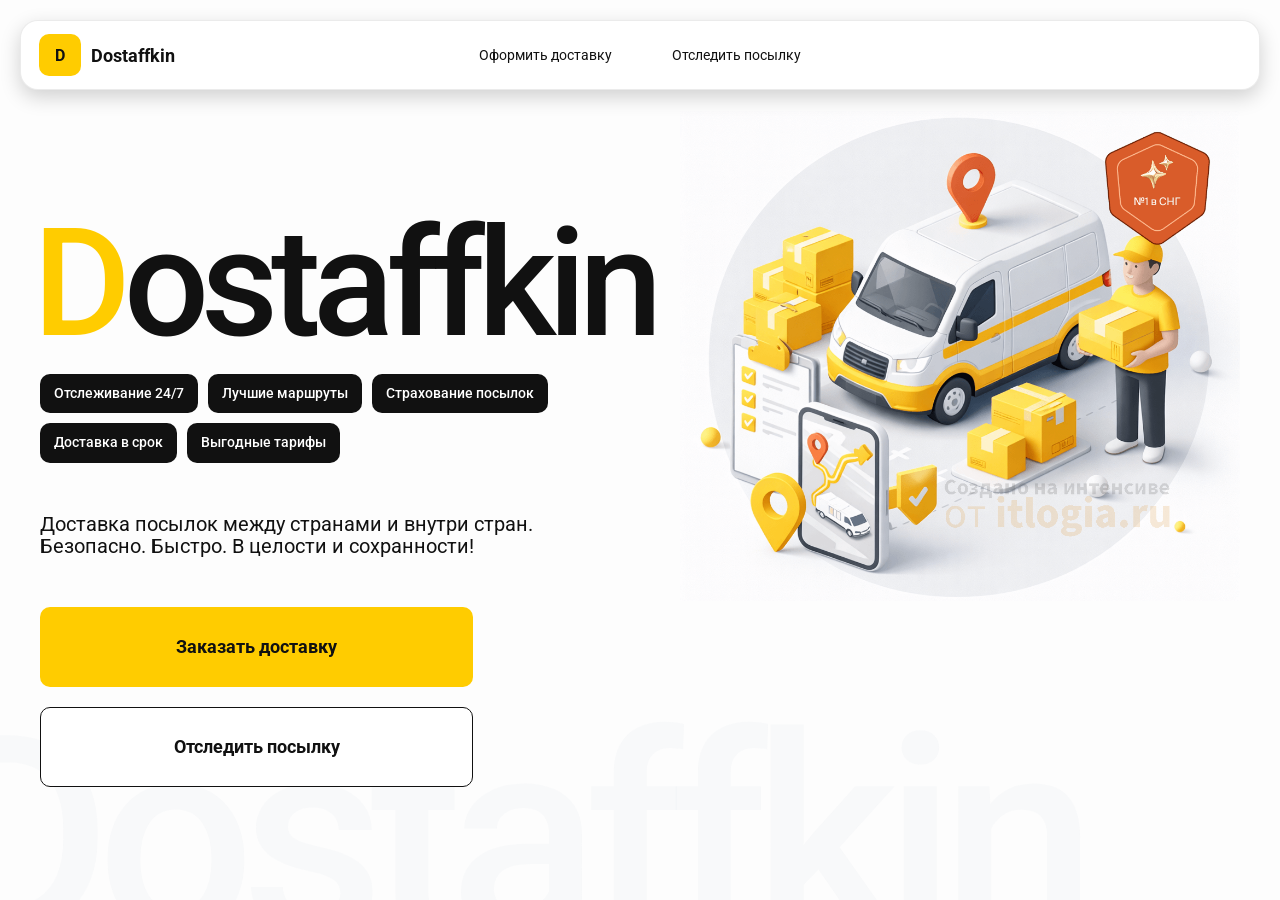
<file: index.html>
<!doctype html>
<html lang="ru">
  <head>
    <meta charset="utf-8" />
    <meta
      name="viewport"
      content="width=device-width,initial-scale=1,maximum-scale=1,user-scalable=0"
    />
    <title>
      Dostaffkin — Доставка посылок между странами и внутри стран. Безопасно.
      Быстро. В целости и сохранности!
    </title>
    <link rel="stylesheet" href="styles/base.css" />
    <link rel="stylesheet" href="styles/base_adaptive.css" />
    <link rel="stylesheet" href="styles/index.css" />
    <link rel="stylesheet" href="styles/index_adaptive.css" />
  </head>
  <body>
    <div class="container">
      <header class="header">
        <a class="header-brand" href="#">
          <div class="header-logo">D</div>
          <div class="header-title">Dostaffkin</div>
        </a>
        <nav class="header-menu">
          <a class="header-link" href="./order.html"
            >Оформить <span>доставку</span></a
          >
          <a class="header-link" href="./track.html"
            >Отследить <span>посылку</span></a
          >
        </nav>
      </header>
      <main class="main">
        <section class="main-info">
          <div class="main-title"><span>D</span>ostaffkin</div>
          <div class="main-features">
            <div class="main-feature">Отслеживание 24/7</div>
            <div class="main-feature">Лучшие маршруты</div>
            <div class="main-feature">Страхование посылок</div>
            <div class="main-feature">Доставка в срок</div>
            <div class="main-feature">Выгодные тарифы</div>
          </div>
          <div class="main-description">
            Доставка посылок между странами и внутри стран. Безопасно. Быстро. В
            целости и сохранности!
          </div>
          <div class="main-actions">
            <a class="button" type="button" href="./order.html"
              >Заказать доставку</a
            >
            <a class="button button-white" type="button" href="./track.html"
              >Отследить посылку</a
            >
          </div>
        </section>
        <div class="main-title-ghost">Dostaffkin</div>
        <section class="main-image">
          <img src="images/main-image.png" alt="Main image" />
        </section>
      </main>
    </div>
  </body>
</html>
</file>
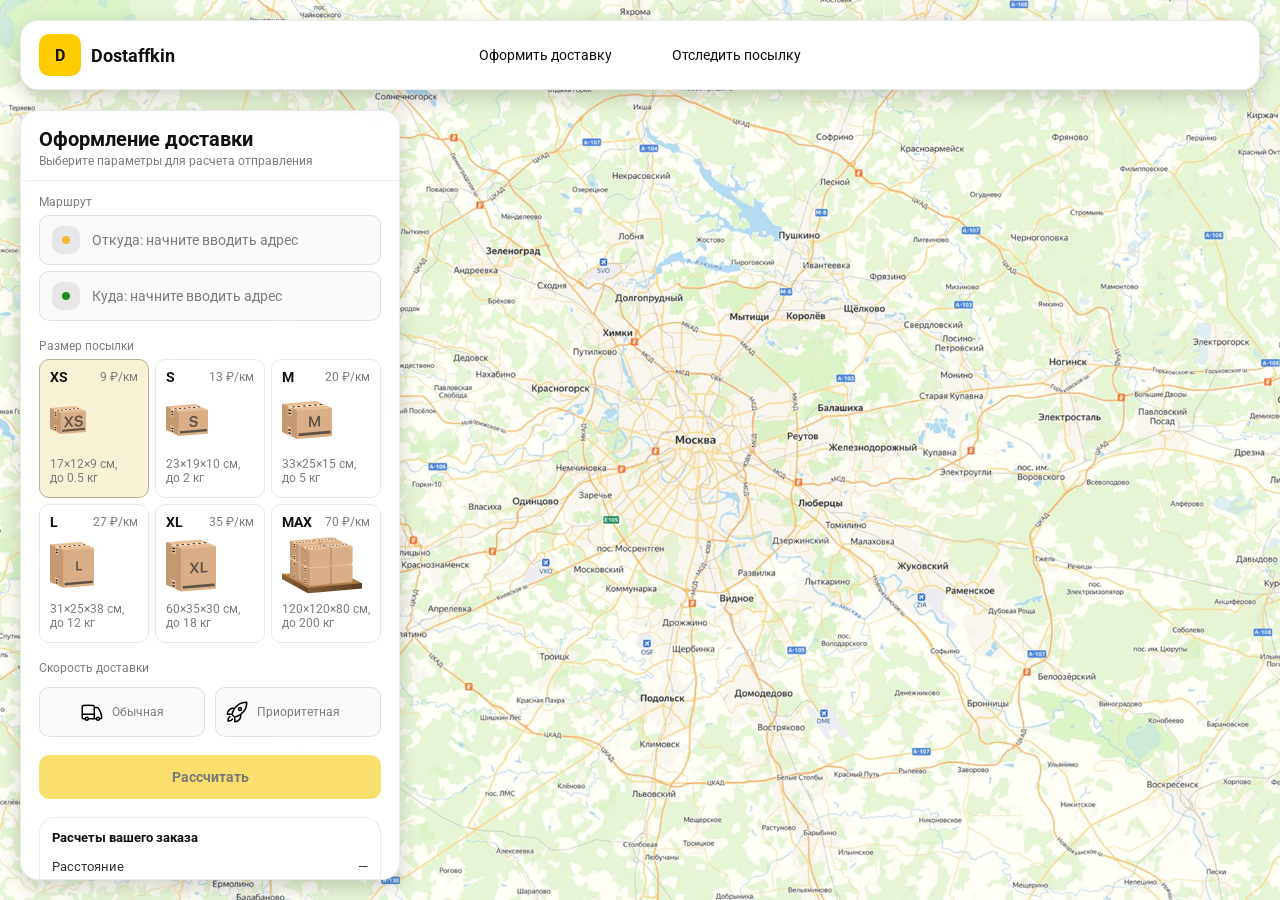
<file: order.html>
<!doctype html>
<html lang="ru">
  <head>
    <meta charset="utf-8" />
    <meta
      name="viewport"
      content="width=device-width,initial-scale=1,maximum-scale=1,user-scalable=0"
    />
    <title>Оформление доставки</title>

    <link rel="stylesheet" href="styles/base.css" />
    <link rel="stylesheet" href="styles/base_adaptive.css" />

    <link rel="stylesheet" href="styles/order.css" />
    <link rel="stylesheet" href="styles/order_adaptive.css" />
  </head>
  <body>
    <div id="map"></div>

    <header class="header">
      <a class="header-brand" href="./index.html">
        <div class="header-logo">D</div>
        <div class="header-title">Dostaffkin</div>
      </a>
      <nav class="header-menu">
        <a class="header-link" href="#">Оформить <span>доставку</span></a>
        <a class="header-link" href="./track.html"
          >Отследить <span>посылку</span></a
        >
      </nav>
    </header>

    <aside class="main" id="sidebar">
      <div class="main-header">
        <div class="main-title">Оформление доставки</div>
        <div class="main-text">Выберите параметры для расчета отправления</div>
      </div>
      <div class="main-content">
        <div class="main-route">
          <div class="main-block-title">Маршрут</div>
          <div class="main-fields">
            <div class="main-field" id="fromField">
              <div class="main-pin"></div>
              <input
                id="from"
                placeholder="Откуда: начните вводить адрес"
                autocomplete="off"
              />
              <div
                class="main-ac"
                id="fromAc"
                role="listbox"
                aria-label="Подсказки адресов"
              ></div>
            </div>

            <div class="main-field" id="toField">
              <div class="main-pin"></div>
              <input
                id="to"
                placeholder="Куда: начните вводить адрес"
                autocomplete="off"
              />
              <div
                class="main-ac"
                id="toAc"
                role="listbox"
                aria-label="Подсказки адресов"
              ></div>
            </div>
          </div>
        </div>
        <div class="main-package">
          <div class="main-block-title">Размер посылки</div>

          <div class="main-sizes">
            <div class="main-size-card is-active" data-value="xs">
              <div class="main-size-top">
                <div class="main-size-label">XS</div>
                <div class="main-size-rate">9 ₽/км</div>
              </div>
              <div class="main-size-media">
                <img src="images/sizes/xs.png" alt="Короб XS" />
              </div>
              <div class="main-size-description">
                17×12×9 см,<br />до 0.5 кг
              </div>
            </div>

            <div class="main-size-card" data-value="s">
              <div class="main-size-top">
                <div class="main-size-label">S</div>
                <div class="main-size-rate">13 ₽/км</div>
              </div>
              <div class="main-size-media">
                <img src="images/sizes/s.png" alt="Короб S" />
              </div>
              <div class="main-size-description">23×19×10 см,<br />до 2 кг</div>
            </div>

            <div class="main-size-card" data-value="m">
              <div class="main-size-top">
                <div class="main-size-label">M</div>
                <div class="main-size-rate">20 ₽/км</div>
              </div>
              <div class="main-size-media">
                <img src="images/sizes/m.png" alt="Короб M" />
              </div>
              <div class="main-size-description">33×25×15 см,<br />до 5 кг</div>
            </div>

            <div class="main-size-card" data-value="l">
              <div class="main-size-top">
                <div class="main-size-label">L</div>
                <div class="main-size-rate">27 ₽/км</div>
              </div>
              <div class="main-size-media">
                <img src="images/sizes/l.png" alt="Короб L" />
              </div>
              <div class="main-size-description">
                31×25×38 см,<br />до 12 кг
              </div>
            </div>

            <div class="main-size-card" data-value="xl">
              <div class="main-size-top">
                <div class="main-size-label">XL</div>
                <div class="main-size-rate">35 ₽/км</div>
              </div>
              <div class="main-size-media">
                <img src="images/sizes/xl.png" alt="Короб XL" />
              </div>
              <div class="main-size-description">
                60×35×30 см,<br />до 18 кг
              </div>
            </div>

            <div class="main-size-card" data-value="max">
              <div class="main-size-top">
                <div class="main-size-label">MAX</div>
                <div class="main-size-rate">70 ₽/км</div>
              </div>
              <div class="main-size-media main-size-media-palleta">
                <img src="images/sizes/max.png" alt="Паллета" />
              </div>
              <div class="main-size-description">
                120×120×80 см,<br />до 200 кг
              </div>
            </div>
          </div>
        </div>

        <div class="main-block-title">
          Скорость доставки
          <div class="speed-delivery-fields">
            <div class="speed-delivery">
              Обычная <img src="images/icons/regular.svg" />
            </div>

            <div class="speed-delivery">
              Приоритетная<img src="images/icons/fast.svg" />
            </div>
          </div>
        </div>
        <div class="main-calculate-block">
          <button
            id="calc"
            class="button calculate-button"
            type="button"
            disabled
          >
            Рассчитать
          </button>
        </div>
        <div class="main-result" id="result">
          <div class="main-result-title">Расчеты вашего заказа</div>
          <div class="main-result-lines">
            <div class="main-result-line">
              <span>Расстояние</span><span id="distanceValue">—</span>
            </div>
            <div class="main-result-line">
              <span>Доставим через</span><span id="durationValue">—</span>
            </div>
            <div class="main-result-line">
              <span>Тариф</span><span id="rateValue">—</span>
            </div>
          </div>
          <div class="main-price">
            <div class="main-price-label">Итого</div>
            <div class="main-price-value" id="totalValue">—</div>
          </div>
        </div>
        <div class="main-order-box">
          <div class="main-order-form" id="orderForm">
            <div class="main-order-title">Оформление доставки</div>
            <div class="main-block-info-row">
              <div class="main-block-title">Контакты</div>
              <div class="order-fields">
                <div class="main-field">
                  <input
                    id="customerName"
                    placeholder="Ваше имя"
                    autocomplete="off"
                  />
                </div>
                <div class="main-field">
                  <input
                    id="customerPhone"
                    placeholder="Ваш телефон"
                    autocomplete="off"
                    inputmode="tel"
                  />
                </div>
              </div>
            </div>
            <div class="main-block-info-row extra-info">
              <div class="main-block-title">Дополнительная информация</div>
              <div class="main-field textarea">
                <textarea
                  id="comment"
                  placeholder="Детали доставки и комментарии"
                ></textarea>
              </div>
            </div>
            <button
              id="submit"
              class="button main-submit-request"
              type="button"
              disabled
            >
              Отправить заявку
            </button>
          </div>

          <div class="main-order-success" id="orderSuccess">
            <div class="main-success-icon">✓</div>
            <div class="main-success-title">Заявка отправлена!</div>
            <div class="main-success-title">
              Номер отправления – <span id="orderId"></span>
            </div>
            <div class="main-success-subtitle">Мы скоро свяжемся с вами</div>
          </div>
        </div>
      </div>
    </aside>
  </body>
</html>
</file>
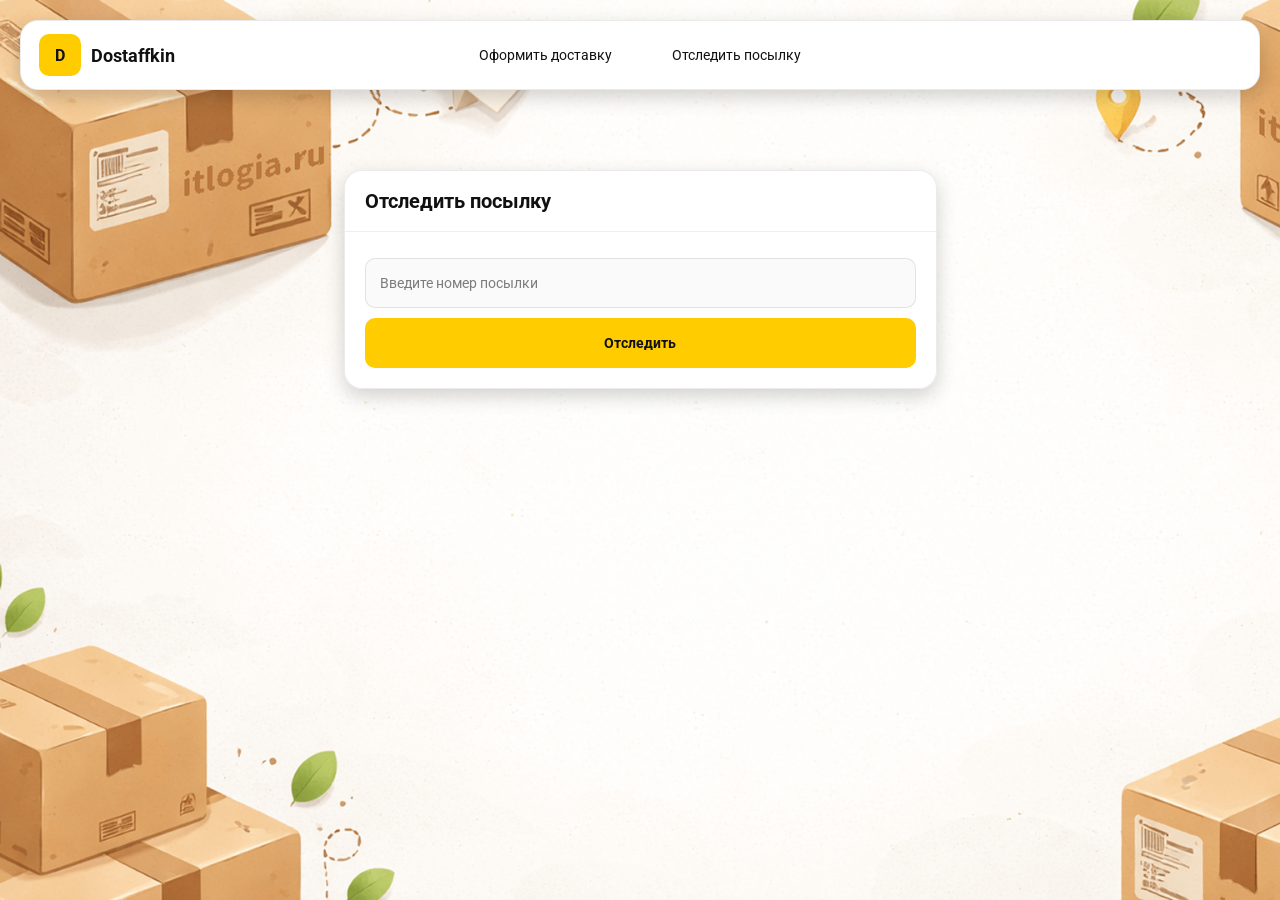
<file: track.html>
<!doctype html>
<html lang="ru">
  <head>
    <meta charset="utf-8" />
    <meta
      name="viewport"
      content="width=device-width,initial-scale=1,maximum-scale=1,user-scalable=0"
    />
    <title>Отследить посылку</title>
    <link rel="stylesheet" href="styles/base.css" />
    <link rel="stylesheet" href="styles/base_adaptive.css" />

    <link rel="stylesheet" href="styles/track.css" />
    <link rel="stylesheet" href="styles/track_adaptive.css" />
  </head>
  <body>
    <div class="container">
      <header class="header">
        <a class="header-brand" href="./index.html">
          <div class="header-logo">D</div>
          <div class="header-title">Dostaffkin</div>
        </a>
        <nav class="header-menu">
          <a class="header-link" href="./order.html"
            >Оформить <span>доставку</span></a
          >
          <a class="header-link" href="#">Отследить <span>посылку</span></a>
        </nav>
      </header>
      <main class="track-content">
        <section class="track-card track-search">
          <div class="track-title">Отследить посылку</div>
          <div class="track-action">
            <div class="main-field track-field">
              <input
                id="trackNumber"
                placeholder="Введите номер посылки"
                autocomplete="off"
              />
            </div>
            <button id="trackButton" class="button track-button" type="button">
              Отследить
            </button>
          </div>
        </section>
        <section class="track-card track-result" id="trackResult">
          <div class="track-result-header">
            <div class="track-id" id="trackIdValue"></div>
            <div class="track-routes">
              <div class="track-route">
                <div class="track-route-pin">
                  <svg
                    xmlns="http://www.w3.org/2000/svg"
                    fill="none"
                    viewBox="0 0 24 24"
                    stroke-width="1.5"
                    stroke="orange"
                    class="size-6"
                  >
                    <path
                      stroke-linecap="round"
                      stroke-linejoin="round"
                      d="M15 10.5a3 3 0 1 1-6 0 3 3 0 0 1 6 0Z"
                    />
                    <path
                      stroke-linecap="round"
                      stroke-linejoin="round"
                      d="M19.5 10.5c0 7.142-7.5 11.25-7.5 11.25S4.5 17.642 4.5 10.5a7.5 7.5 0 1 1 15 0Z"
                    />
                  </svg>
                </div>
                <div class="track-route-address" id="trackFromValue">
                  Откуда: Москва, улица Арбат, 1
                </div>
              </div>
              <div class="track-route track-route-arrow">
                <svg
                  xmlns="http://www.w3.org/2000/svg"
                  fill="none"
                  viewBox="0 0 24 24"
                  stroke-width="1.5"
                  stroke="currentColor"
                  class="size-6"
                >
                  <path
                    stroke-linecap="round"
                    stroke-linejoin="round"
                    d="M19.5 13.5 12 21m0 0-7.5-7.5M12 21V3"
                  />
                </svg>
              </div>
              <div class="track-route">
                <div class="track-route-pin">
                  <svg
                    xmlns="http://www.w3.org/2000/svg"
                    fill="none"
                    viewBox="0 0 24 24"
                    stroke-width="1.5"
                    stroke="green"
                    class="size-6"
                  >
                    <path
                      stroke-linecap="round"
                      stroke-linejoin="round"
                      d="M15 10.5a3 3 0 1 1-6 0 3 3 0 0 1 6 0Z"
                    />
                    <path
                      stroke-linecap="round"
                      stroke-linejoin="round"
                      d="M19.5 10.5c0 7.142-7.5 11.25-7.5 11.25S4.5 17.642 4.5 10.5a7.5 7.5 0 1 1 15 0Z"
                    />
                  </svg>
                </div>
                <div class="track-route-address" id="trackToValue">
                  Куда: Минск, проспект Независимости, 58
                </div>
              </div>
            </div>
          </div>
          <div class="track-info">
            <div class="track-status-title">Статус данной посылки:</div>
            <div class="track-status-list" id="trackStatusList">
              <div class="track-status created">
                <img
                  src="images/icons/created.svg"
                  class="track-status-icon"
                  alt="Created"
                />
                <div class="track-status-text">
                  <div class="track-status-text-state">Создан</div>
                  <div class="track-status-text-date">10.01.2026</div>
                </div>
              </div>

              <div class="track-status in-way">
                <img
                  src="images/icons/in-way.svg"
                  class="track-status-icon"
                  alt="In way"
                />
                <div class="track-status-text">
                  <div class="track-status-text-state">В пути: Москва</div>
                  <div class="track-status-text-date">18.01.2026</div>
                </div>
              </div>

              <div class="track-status ready">
                <img
                  src="images/icons/ready.svg"
                  class="track-status-icon"
                  alt="Ready"
                />
                <div class="track-status-text">
                  <div class="track-status-text-state">Готов к выдаче</div>
                  <div class="track-status-text-date">25.01.2026</div>
                </div>
              </div>

              <div class="track-status done">
                <img
                  src="images/icons/done.svg"
                  class="track-status-icon"
                  alt="Done"
                />
                <div class="track-status-text">
                  <div class="track-status-text-state">Вручен</div>
                  <div class="track-status-text-date">27.01.2026</div>
                </div>
              </div>
            </div>
          </div>
        </section>
      </main>
    </div>
  </body>
</html>
</file>
<file: styles/base.css>
*, *::before, *::after {
    box-sizing: border-box;
}
@font-face {
    font-family: "Roboto";
    src: url("../fonts/Roboto-Regular.ttf");
    font-weight: normal;
}

@font-face {
    font-family: "Roboto";
    src: url("../fonts/Roboto-Bold.ttf");
    font-weight: bold;
}

@font-face {
    font-family: "Roboto";
    src: url("../fonts/Roboto-Medium.ttf");
    font-weight: 500;
}
html, body {
    margin: 0;
    color: #111111;
    font-family: "Roboto", sans-serif;
}

body {
    background: #FDFDFD;
}

.header {
    border-radius: 18px;
    box-shadow: 0 7px 20px 0 #0000002E;
    backdrop-filter: blur(10px);
    background: #ffffff;
    left: 20px;
    border: 1px solid rgba(0, 0, 0, 0.08);
    position: fixed;
    right: 20px;
    top: 20px;
    padding: 14px 18px;
    height: 70px;
    display: flex;
    align-items: center;
    z-index: 6;
}

.header-brand {
    display: flex;
    align-items: center;
    text-decoration: none;
    gap: 10px;
}

.header-logo {
    width: 42px;
    height: 42px;
    border-radius: 10px;
    background: #FFCC00;
    display: grid;
    place-items: center;
    font-weight: bold;
    color: #111;
}

.header-title {
    font-size: 18px;
    font-weight: bold;
    color: #111111;
    text-decoration: none;
}
.header-menu {
    display: flex;
    align-items: center;
    gap: 60px;
    margin: 0;
    position: absolute;
    left: 50%;
    transform: translateX(-50%);
}

.header-link {
    font-size: 14px;
    color: #111111;
    text-decoration: none;
}

.button {
    border: 0;
    outline: none;
    height: 44px;
    border-radius: 10px;
    font-size: 14px;
    font-weight: bold;
    cursor: pointer;
    font-family: inherit;
    transition: transform .08s ease, opacity .12s ease;
    background: #ffcc00;
    color: #111111;
    text-align: center;
    text-decoration: none;
}

.button:hover {
    background-color: #E5BC19;
}

.button:disabled {
    cursor: not-allowed;
    background-color: #FADE6E;
    color: #787878;
    transform: none;
}

.button.button-white {
    background: #ffffff;
    border: 1px solid #111111;
}

.button.button-white:hover {
    background: rgb(241 241 241);
}

.main-field {
    display: flex;
    align-items: center;
    margin-top: 6px;
    gap: 10px;
    border: 1px solid #1111111A;
    background: #FAFAFA;
    border-radius: 10px;
    padding: 10px 12px;
    position: relative;
    box-sizing: border-box;
    height: 50px;
}

.main-field.textarea {
    height: auto;
}

.main-pin {
    width: 28px;
    height: 28px;
    border-radius: 10px;
    background: rgba(17, 17, 17, 0.08);
    display: grid;
    place-items: center;
    flex: 0 0 auto;
    position: relative;
}

.main-pin::before {
    content: "";
    width: 8px;
    height: 8px;
    border-radius: 999px;
    background: orange;
    opacity: .75;
    display: block;
}

.main-field:last-child .main-pin::before {
    background: green;
    opacity: .85;
}

input, textarea {
    width: 100%;
    border: 0;
    outline: none;
    background: transparent;
    font-size: 14px;
    color: #111111;
    font-family: inherit;
}

textarea {
    resize: vertical;
    min-height: 72px;
    padding: 2px 0;
}

input::placeholder, textarea::placeholder {
    color: #7C7C7C;
}

.main-field:focus-within {
    border-color: rgba(0, 0, 0, 0.20);
    box-shadow: 0 0 0 4px rgba(255, 204, 0, 0.35);
    background: rgba(255, 255, 255, 0.75);
}
</file>
<file: styles/base_adaptive.css>
@media (max-width: 767px) {
    .header {
        left: 10px;
        right: 10px;
        top: 10px;
    }

    .header-link span {
        display: none;
    }

    .header-menu {
        gap: 20px;
        justify-content: flex-start;
        margin: 0 0 0 30px;
        position: static;
        transform: none;
    }
}

@media (max-width: 420px) {
    .header-title {
        display: none;
    }
}

@media (max-width: 374px) {
    .header-menu {
        gap: 10px;
        margin: 0 0 0 10px;
    }
}
</file>
<file: styles/index.css>
.container {
    overflow: hidden;
    min-height: 100vh;
}

.main {
    padding: 111px 40px 40px;
    position: relative;
    display: flex;
}

.main-info {
    max-width: 840px;
    width: 100%;
    position: relative;
}

.main-title {
    margin-top: 98px;
    font-weight: 500;
    font-size: 200px;
    line-height: 1;
    letter-spacing: -0.05em;
    color: #111111;
    left: -15px;
    position: relative;
}

.main-title span {
    color: #ffcc00;
}

.main-features {
    margin-top: 15px;
    display: flex;
    flex-wrap: wrap;
    gap: 10px;
}

.main-feature {
    background: #111111;
    color: #ffffff;
    padding: 12px 14px;
    font-weight: 500;
    font-size: 14px;
    line-height: 1.1;
    border-radius: 10px;
}

.main-description {
    margin-top: 50px;
    max-width: 500px;
    font-size: 20px;
    line-height: 1.1;
    color: #111111;
}
.main-actions {
    margin-top: 50px;
    display: flex;
    flex-direction: column;
    gap: 20px;
}

.main-actions .button {
    height: 80px;
    width: 433px;
    font-size: 18px;
    font-weight: bold;
    place-items: center;
    display: grid;
}

.main-title-ghost {
    position: absolute;
    z-index: -1;
    left: -70px;
    bottom: -150px;
    font-weight: 500;
    font-size: 278px;
    line-height: 1;
    letter-spacing: -0.05em;
    color: #ECEDF04D;
}

.main-image {
    width: 1024px;
    top: 100px;
    z-index: -2;
}

.main-image img {
    width: 100%;
    max-width: 1024px;
    height: auto;
    display: block;
}
</file>
<file: styles/index_adaptive.css>
@media (max-width: 1760px) {
    .main-title {
        font-size: 150px;
        left: -7px;
    }

    .main-info {
        max-width: 640px;
    }
}
@media (max-width: 1200px) {
    .main-info {
        max-width: 540px;
    }

    .main {
        padding: 111px 20px 20px;
    }

    .main-title {
        font-size: 120px;
        left: -4px;
    }

    .main-title-ghost {
        font-size: 220px;
    }
}
@media (max-width: 1024px) {
    .main-title {
        margin-top: 30px;
    }

    .main {
        flex-direction: column-reverse;
    }

    .main-image {
        max-width: 350px;
        position: absolute;
        left: 370px;
        top: 370px;
    }

    .main-info {
        max-width: 100%;
    }

    .main-actions {
        gap: 10px;
    }

    .main-actions .button {
        height: 50px;
        font-size: 14px;
        width: auto;
        max-width: 300px;
    }

    .main-description {
        max-width: 350px;
    }
}

@media (max-width: 570px) {
    .main-title {
        font-size: 88px;
    }

    .main-description {
        max-width: 100%
    }

    .main-actions {
       width: 100%;
    }

    .main-actions .button {
        width: 100%;
        max-width: 100%
    }

    .main-image {
        max-width: 650px;
        position: absolute;
        left: 170px;
        top: 70px;
        opacity: 0.2;
    }
}

@media (max-width: 400px) {
    .main-title {
        font-size: 70px;
    }
}
</file>
<file: styles/order.css>
#map {
    background-image: url("../images/order-bg.png");
    background-size: cover;
    position: fixed;
    inset: 0;
}

.main {
    border-radius: 18px;
    box-shadow: 0 7px 20px 0 #0000002E;
    backdrop-filter: blur(10px);
    background: rgba(255, 255, 255, 0.96);
    left: 20px;
    border: 1px solid rgba(0, 0, 0, 0.08);
    position: fixed;
    top: 110px;
    bottom: 20px;
    width: 380px;
    display: flex;
    flex-direction: column;
    overflow: hidden;
    z-index: 5;
}

.main-header {
    padding: 18px 18px 12px 18px;
    border-bottom: 1px solid rgba(0, 0, 0, 0.06);
    display: flex;
    flex-direction: column;
}

.main-title {
    font-size: 20px;
    line-height: 100%;
    font-weight: bold;
}

.main-text {
    font-size: 12px;
    margin-top: 5px;
    color: #7C7C7C;
}

.main-content {
    padding: 14px 18px 18px 18px;
    overflow: auto;
    scrollbar-width: none;
    display: flex;
    flex-direction: column;
    gap: 18px;
    flex: 1;
}

.main-block-title {
    font-size: 12px;
    color: #7C7C7C;
}

.main-route .main-block-title,
.main-package .main-block-title {
    margin-bottom: 6px;
}

.main-sizes {
    display: grid;
    gap: 6px;
    grid-template-columns: repeat(3, 1fr);
}

.main-size-card {
    border: 1px solid #E8E8E7;
    background: #FFFFFF;
    border-radius: 10px;
    padding: 10px;
    cursor: pointer;
    user-select: none;
    transition: transform .08s ease, border-color .12s ease, background .12s ease;
    min-height: 139px;
}

.main-size-card:hover {
    transform: translateY(-1px);
}

.main-size-card.is-active {
    background-color: #F8F2D6;
    border-color: #B7B196;
}

.main-size-top {
    display: flex;
    align-items: center;
    justify-content: space-between;
}

.main-size-label {
    font-weight: bold;
    font-size: 14px;
    color: #111111;
    line-height: 100%;
}

.main-size-rate {
    font-size: 12px;
    color: #7C7C7C;
    line-height: 100%;
}

.main-size-media {
    margin-top: 8px;
    height: 57px;
}

.main-size-description {
    margin-top: 8px;
    font-size: 12px;
    color: #7C7C7C;
    line-height: 1.2;
}

.calculate-button {
    width: 100%;
}

.main-result {
    border: 1px solid rgba(0, 0, 0, 0.08);
    background: rgba(255, 255, 255, 0.75);
    border-radius: 16px;
    padding: 12px;
    line-height: 1.25;
}

.main-result-title {
    font-weight: bold;
    font-size: 13px;
    color: #111111;
    margin-bottom: 13px;
}

.main-result-lines {
    gap: 8px;
    display: flex;
    flex-direction: column;
}

.main-result-line {
    font-size: 13px;
    color: rgba(17, 17, 17, 0.85);
    display: flex;
    justify-content: space-between;
}

.main-price {
    margin-top: 18px;
    padding-top: 10px;
    border-top: 1px dashed rgba(0, 0, 0, 0.12);
    display: flex;
    align-items: baseline;
    justify-content: space-between;
}

.main-price-label {
    font-size: 12px;
    color: rgba(17, 17, 17, 0.55);
}

.main-price-value {
    font-size: 20px;
    font-weight: bold;
    color: #111111;
    letter-spacing: -0.3px;
}

.main-order-box {
    background: #ffffff;
    border: 1px solid #E8E8E7;
    border-radius: 10px;
    padding: 12px;
}

.main-order-title {
    margin-bottom: 8px;
    font-weight: bold;
    font-size: 14px;
    color: #111111;
}

.main-block-info {
    display: flex;
    flex-direction: column;
    gap: 6px;
}

.order-fields {
    display: grid;
    grid-template-columns: 1fr 1fr;
    column-gap: 10px;
    margin-top: 6px;
}

.main-block-info-row.extra-info {
    display: block;
    margin-top: 13px;
}

.main-submit-request {
    width: 100%;
    margin-top: 6px;
}

.main-order-success {
    display: none;
    text-align: center;
    padding: 22px 12px;
    gap: 12px;
}

.main-order-success.is-visible {
    display: flex;
    flex-direction: column;
    align-items: center;
}

.main-success-icon {
    width: 56px;
    height: 56px;
    border-radius: 50%;
    background: #16a34a;
    color: #ffffff;
    display: grid;
    place-items: center;
    font-size: 30px;
}

.main-success-title {
    font-size: 14px;
    font-weight: bold;
    color: #111111;
}

.main-success-subtitle {
    font-size: 12px;
    color: rgba(17, 17, 17, 0.55);
    line-height: 1.3;
}
.speed-delivery-fields {
   display: grid;
    grid-template-columns: 1fr 1fr;
    column-gap: 10px;
    margin-top: 6px;
}

.speed-delivery {
    display: flex;
    align-items: center;
    margin-top: 6px;
    gap: 10px;
    border: 1px solid #1111111A;
    background: #FAFAFA;
    border-radius: 10px;
    padding: 10px 12px;
    height: 50px;
    gap: 8px;      
    padding: 12px 20px;
    flex-direction: row-reverse;
    color: #7C7C7C;
    justify-content: flex-start;
        padding-left: 0;     /* убрать отступ слева */
    padding-right: 40px; /* сохранить справа */
    
        
}

.speed-delivery:hover {
    background: rgb(241 241 241);
</file>
<file: styles/order_adaptive.css>
@media (max-width: 767px) {
    .main {
        left: 10px;
        right: 10px;
        top: 50%;
        bottom: 12px;
        width: auto;
        max-width: none;
    }
}

@media (max-width: 420px) {
    .main-sizes {
        grid-template-columns: repeat(2, 1fr);
    }
}
</file>
<file: styles/track.css>
.container {
    background: #F4F4F4 url("../images/track-bg.png");
    background-size: cover;
    min-height: 100vh;
    padding: 170px 0 50px 0;
}

.track-content {
    width: 593px;
    margin: 0 auto;
}

.track-card {
    width: 100%;
    border-radius: 18px;
    box-shadow: 0 7px 20px 0 #0000002E;
    backdrop-filter: blur(10px);
    background: rgba(255, 255, 255, 0.96);
    border: 1px solid rgba(0, 0, 0, 0.08);
}

.track-title {
    font-size: 20px;
    line-height: 100%;
    font-weight: bold;
    border-bottom: 1px solid #EEEEEE;
    padding: 20px;
}

.track-action {
    padding: 20px;
}

.track-button {
    width: 100%;
    height: 50px;
}

.track-field {
    margin-bottom: 10px;
}

.track-result {
    margin-top: 5px;
    display: none;
}

.track-result.is-visible {
    display: block;
}

.track-result-header {
    font-weight: bold;
    font-size: 14px;
    color: #111111;
    padding: 20px;
    border-bottom: 1px solid #EEEEEE;
}

.track-id {
    margin-bottom: 12px;
    font-size: 20px;
}

.track-routes {
    display: flex;
    flex-direction: column;
    gap: 10px;
    font-weight: normal;
}

.track-route {
    display: flex;
    align-items: center;
    gap: 10px;
}

.track-route-pin {
    width: 24px;
    height: 24px;
    flex-shrink: 0;
}

.track-route-arrow {
    padding: 15px 0;
    width: 24px;
    height: 24px;
}

.track-info {
    padding: 20px;
}

.track-status {
    display: flex;
    align-items: center;
    font-size: 12px;
    gap: 10px;
}

.track-status-title {
    font-size: 14px;
    color: #111111;
    margin-bottom: 20px;
}

.track-status-list {
    display: flex;
    flex-direction: column;
    gap: 15px;
}

.track-status-icon {
    width: 40px;
    height: 40px;
    border-radius: 50%;
    background: rgba(17, 17, 17, 0.08);
    display: grid;
    place-items: center;
    flex: 0 0 auto;
}

.track-status.created .track-status-icon {
    background-color: #F1CB00;
}

.track-status.in-way .track-status-icon {
    background-color: #F08A11;
}

.track-status.ready .track-status-icon {
    background-color: #A35D0A;
}

.track-status.done .track-status-icon {
    background-color: #37C93B;
}

.track-status-text {
    display: flex;
    align-items: center;
    justify-content: space-between;
    color: #111111;
    font-size: 12px;
    flex: 1;
}

.track-status-date {
    color: rgba(17, 17, 17, 0.55);
}
</file>
<file: styles/track_adaptive.css>
@media (max-width: 767px) {
    .container {
        padding: 130px 0 50px 0;
    }

    .track-content {
        width: 100%;
        padding-left: 10px;
        padding-right: 10px;
    }

    .track-result-header {
        padding: 20px;
    }
}
</file>
